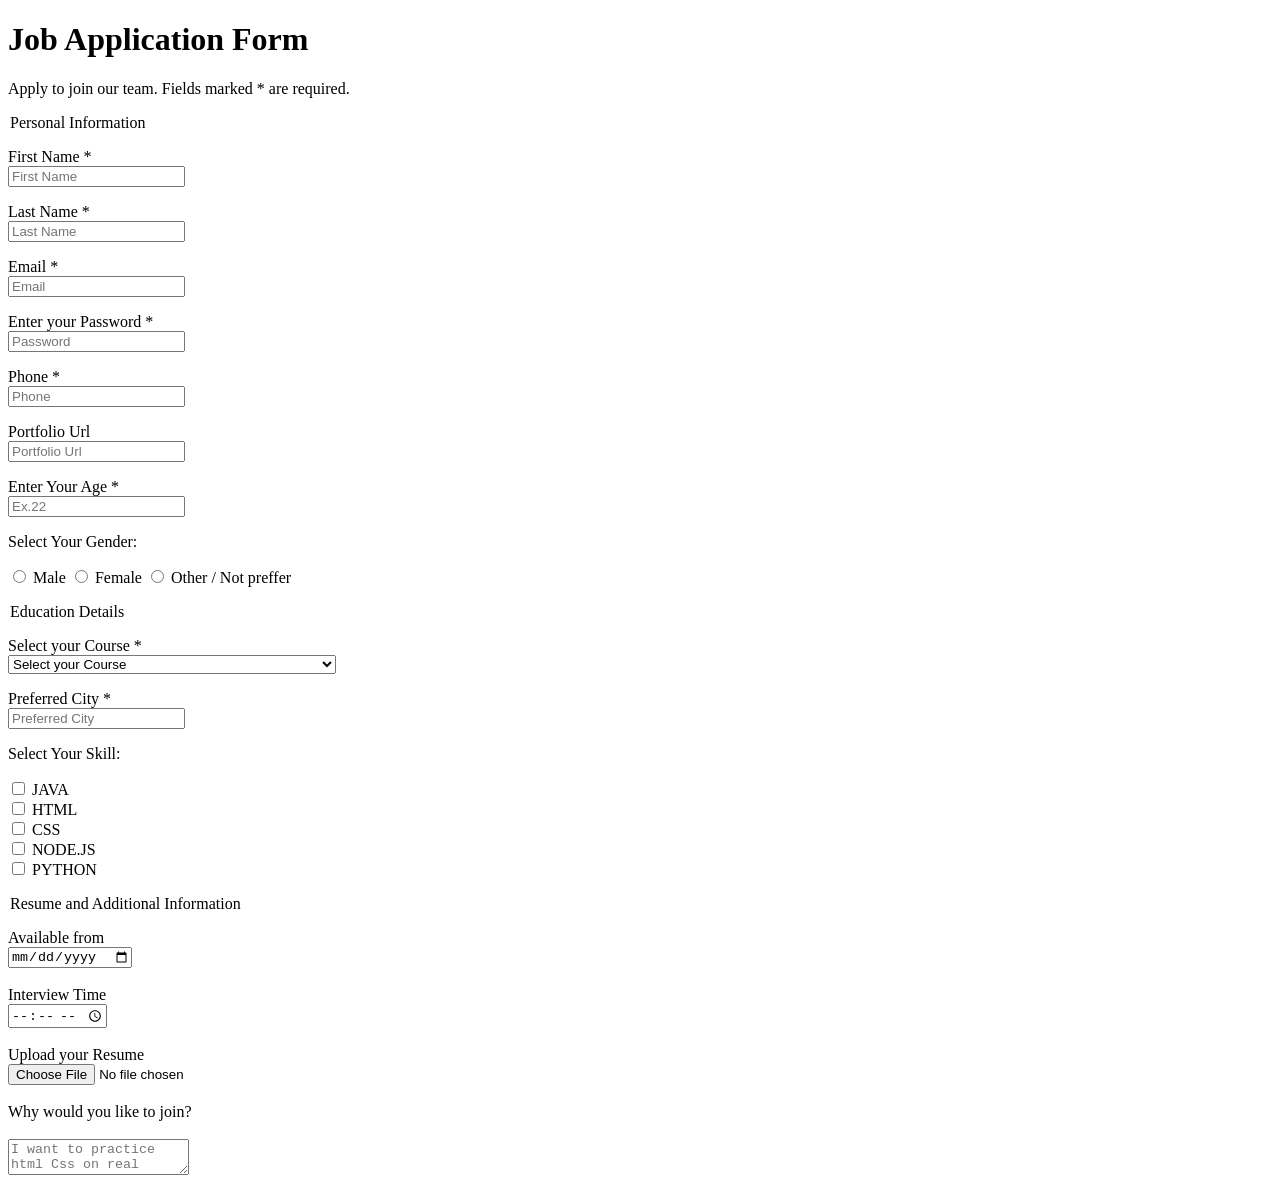
<file: Assignment2/form.html>
<!DOCTYPE html>
<html lang="en">

<head>
    <meta charset="UTF-8">
    <meta name="viewport" content="width=device-width, initial-scale=1.0">
    <title>Careers | Job Application</title>

</head>

<body>
    <main>
        <header>
            <h1>Job Application Form</h1>
            <p class="intro">Apply to join our team. Fields marked <span aria-hidden="true">*</span> are required.</p>
        </header>
        <form action="#" method="post" enctype="multipart/form-data">
            <legend>Personal Information</legend>
            <p>
                <label for="fname">First Name *</label><br>
                <input type="text" id="fname" placeholder="First Name" name="fname" required>
            </p>
            <p>
                <label for="lname">Last Name *</label><br>
                <input type="text" id="lname" placeholder="Last Name" name="lname" required>
            </p>
            <p>
                <label for="email">Email *</label><br>
                <input type="email" id="email" placeholder="Email" name="email" required>
            </p>
            <p>
                <label for="password">Enter your Password *</label><br>
                <input type="password" id="password" placeholder="Password" name="password" required>
            </p>
            <p>
                <label for="phone">Phone *</label><br>
                <input type="tel" id="phone" placeholder="Phone" name="phone" required>
            </p>
            <p>
                <label for="portfolio">Portfolio Url</label><br>
                <input type="link" id="portfolio" placeholder="Portfolio Url" name="portfolio">
            </p>
            <p>
                <label for="age">Enter Your Age *</label><br>
                <input type="number" id="age" placeholder="Ex.22" name="age" required>
            </p>
            <p>
            <p> Select Your Gender:</p>
            <input type="radio" id="maleGender" name="gender" value="maleGender">
            <label for="maleGender"> Male </label>
            <input type="radio" id="femaleGender" name="gender" value="femaleGender" />
            <label for="femaleGender"> Female</label>
            <input type="radio" id="otherGender" name="gender" value="otherGender">
            <label for="otherGender"> Other / Not preffer </label>
            </p>
            <legend> Education Details</legend>
            <p>
                <label for="course">Select your Course *</label> <br>
                <select id="course" name="course" required>
                    <option value="disabled selection">Select your Course</option>
                    <option value="B.Tech">B.Tech - Computer Science</option>
                    <option value="M.Tech">M.Tech - Computer Science</option>
                    <option value="B.Techai">B.Tech - Artificial Intelligence and Machine Learning</option>
                    <option value="B.Techcs">B.Tech - Computer Science and Engineering</option>
                    <option value="BCA">BCA</option>
                    <option value="MCA">MCA</option>
                    <option value="BBA">BBA</option>
                    <option value="MBA">MBA</option>
                    <option value="B.Sc">B.Sc</option>
                    <option value="M.Sc">M.Sc</option>
                </select>
            </p>
            <p>
                <label for="city">Preferred City *</label><br>
                <input type="text" id="city" placeholder="Preferred City" name="city" required>
                <!-- <data-list id="city">
                    <option value="Hydrabad">
                    <option value="Bangalore">
                    <option value="Noida">
                    <option value="Mumbai">
                    <option value="Delhi">
                </data-list> -->

            </p>
            <p>
            <p>Select Your Skill:</p>
            <input type="checkbox" id="java" name="userSkill" value="java">
            <label for="java"> JAVA </label>

            <br>
            <input type="checkbox" id="html" name="userSkill" value="html">
            <label for="html"> HTML </label>

            <br>
            <input type="checkbox" id="css" name="userSkill" value="css">
            <label for="css"> CSS</label>

            <br>
            <input type="checkbox" id="node.js" name="userSkill" value="node.js">
            <label for="node.js"> NODE.JS</label>

            <br>
            <input type="checkbox" id="python" name="userSkill" value="python">
            <label for="python"> PYTHON</label>

            </p>
            <legend> Resume and Additional Information</legend>
            <p>
                <label id="interview" for="interview"> Available from</label><br>
                <input type="date" id="interview" name="interview">
                <br> <br>
                <label for="interviewTime">Interview Time</label><br>
                <input type="time" id="interviewTime" name="interviewTime">
                <br> <br>
                <label for="resume">Upload your Resume </label><br>
                <input type="file" id="resume" name="resume" accept=".pdf,.doc,.docx">
                <br><br>
                <label for="desc">Why would you like to join? </label><br><br>
                <textarea id="desc" name="description"
                    placeholder="I want to practice html Css on real project .."></textarea>


            </p>

        </form>
    </main>
</body>

</html>
</file>
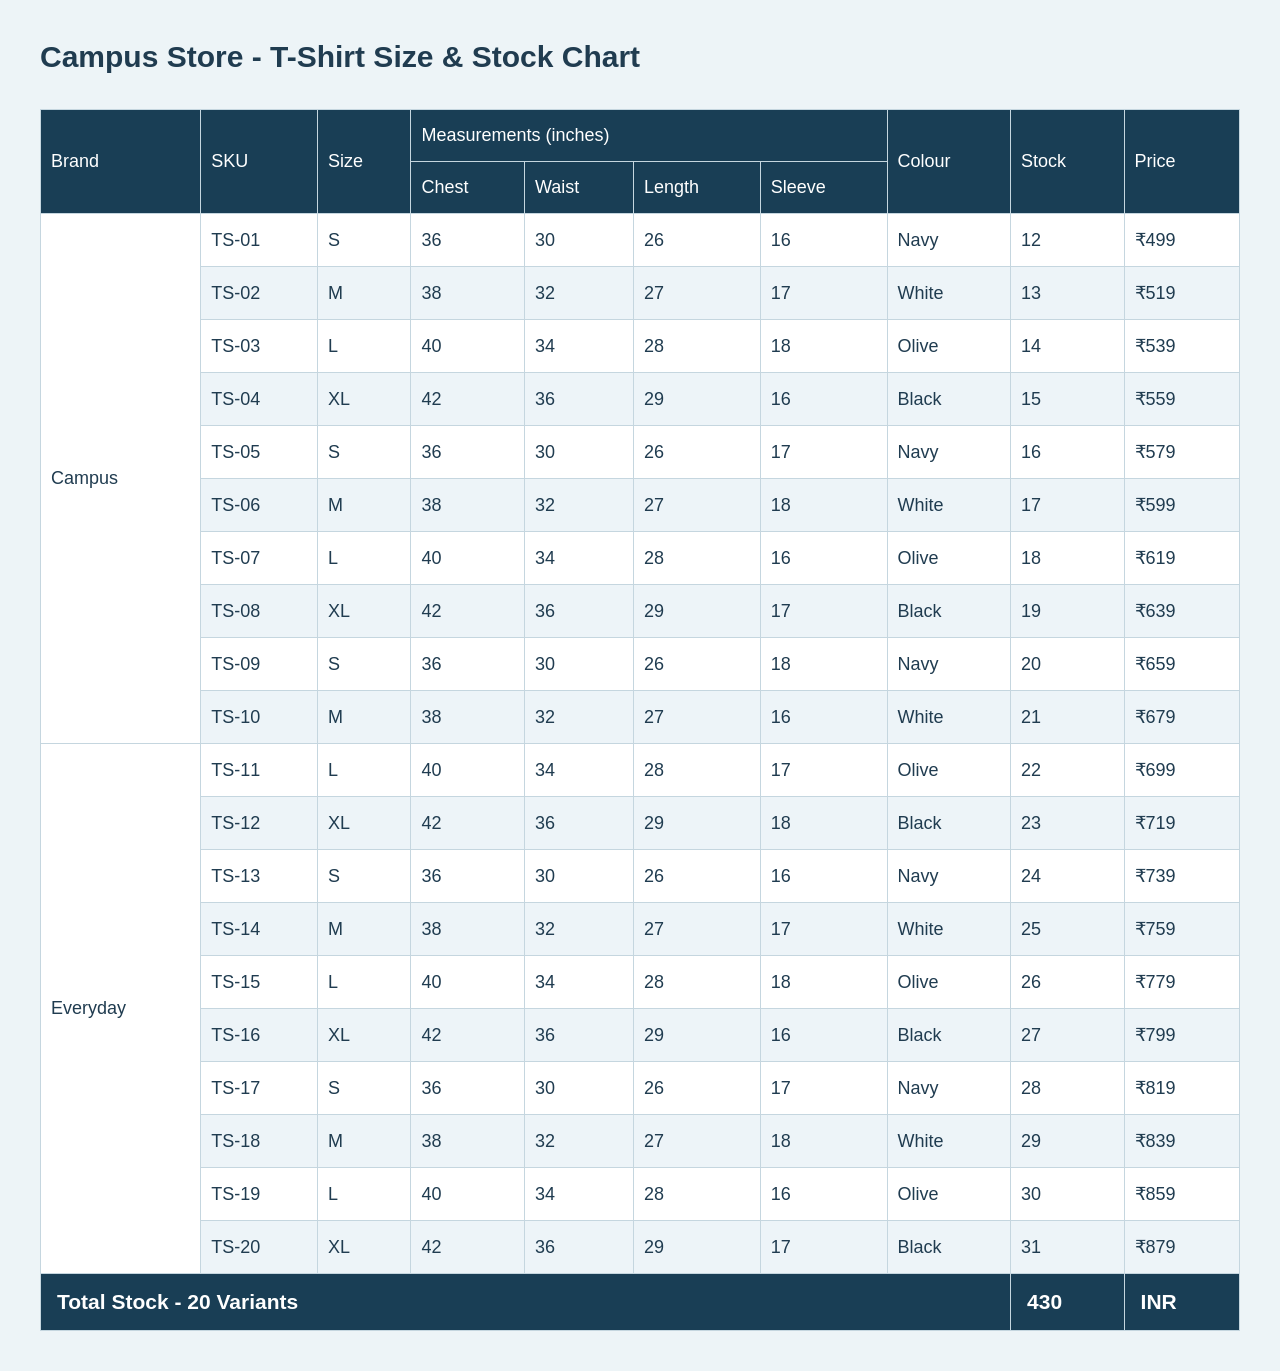
<file: Assignment3/table.html>
<!DOCTYPE html>
<html lang="en">
<head>
    <meta charset="UTF-8">
    <meta name="viewport" content="width=device-width, initial-scale=1.0">
    <title>Campus Store - T-Shirt Stock Chart</title>
    <link rel="stylesheet" href="table.css">
</head>
<body>

    <h1>Campus Store - T-Shirt Size & Stock Chart</h1>
    
<table border="1">
    <thead>
        <tr>
            <th rowspan="2">Brand</th>
            <th rowspan="2">SKU</th>
            <th rowspan="2">Size</th>
            <th colspan="4">Measurements (inches)</th>
            <th rowspan="2">Colour</th>
            <th rowspan="2">Stock</th>
            <th rowspan="2">Price</th>
        </tr>

        <tr>
            <th>Chest</th>
            <th>Waist</th>
            <th>Length</th>
            <th>Sleeve</th>
        </tr>
       

    </thead>
    
<tbody>

    <tr>
        <td rowspan="10">Campus</td>
        <td>TS-01</td><td>S</td>
        <td>36</td><td>30</td><td>26</td><td>16</td>
        <td>Navy</td><td>12</td><td>₹499</td>
    </tr>

    <tr>
        <td>TS-02</td><td>M</td>
        <td>38</td><td>32</td><td>27</td><td>17</td>
        <td>White</td><td>13</td><td>₹519</td>
    </tr>

    <tr>
        <td>TS-03</td><td>L</td>
        <td>40</td><td>34</td><td>28</td><td>18</td>
        <td>Olive</td><td>14</td><td>₹539</td>
    </tr>

    <tr>
        <td>TS-04</td><td>XL</td>
        <td>42</td><td>36</td><td>29</td><td>16</td>
        <td>Black</td><td>15</td><td>₹559</td>
    </tr>

    <tr>
        <td>TS-05</td><td>S</td>
        <td>36</td><td>30</td><td>26</td><td>17</td>
        <td>Navy</td><td>16</td><td>₹579</td>
    </tr>

    <tr>
        <td>TS-06</td><td>M</td>
        <td>38</td><td>32</td><td>27</td><td>18</td>
        <td>White</td><td>17</td><td>₹599</td>
    </tr>

    <tr>
        <td>TS-07</td><td>L</td>
        <td>40</td><td>34</td><td>28</td><td>16</td>
        <td>Olive</td><td>18</td><td>₹619</td>
    </tr>

    <tr>
        <td>TS-08</td><td>XL</td>
        <td>42</td><td>36</td><td>29</td><td>17</td>
        <td>Black</td><td>19</td><td>₹639</td>
    </tr>

    <tr>
        <td>TS-09</td><td>S</td>
        <td>36</td><td>30</td><td>26</td><td>18</td>
        <td>Navy</td><td>20</td><td>₹659</td>
    </tr>

    <tr>
        <td>TS-10</td><td>M</td>
        <td>38</td><td>32</td><td>27</td><td>16</td>
        <td>White</td><td>21</td><td>₹679</td>
    </tr>

    <tr>
        <td rowspan="10">Everyday</td>
        <td>TS-11</td><td>L</td>
        <td>40</td><td>34</td><td>28</td><td>17</td>
        <td>Olive</td><td>22</td><td>₹699</td>
    </tr>

    <tr>
        <td>TS-12</td><td>XL</td>
        <td>42</td><td>36</td><td>29</td><td>18</td>
        <td>Black</td><td>23</td><td>₹719</td>
    </tr>

    <tr>
        <td>TS-13</td><td>S</td>
        <td>36</td><td>30</td><td>26</td><td>16</td>
        <td>Navy</td><td>24</td><td>₹739</td>
    </tr>

    <tr>
        <td>TS-14</td><td>M</td>
        <td>38</td><td>32</td><td>27</td><td>17</td>
        <td>White</td><td>25</td><td>₹759</td>
    </tr>

    <tr>
        <td>TS-15</td><td>L</td>
        <td>40</td><td>34</td><td>28</td><td>18</td>
        <td>Olive</td><td>26</td><td>₹779</td>
    </tr>

    <tr>
        <td>TS-16</td><td>XL</td>
        <td>42</td><td>36</td><td>29</td><td>16</td>
        <td>Black</td><td>27</td><td>₹799</td>
    </tr>

    <tr>
        <td>TS-17</td><td>S</td>
        <td>36</td><td>30</td><td>26</td><td>17</td>
        <td>Navy</td><td>28</td><td>₹819</td>
    </tr>

    <tr>
        <td>TS-18</td><td>M</td>
        <td>38</td><td>32</td><td>27</td><td>18</td>
        <td>White</td><td>29</td><td>₹839</td>
    </tr>

    <tr>
        <td>TS-19</td><td>L</td>
        <td>40</td><td>34</td><td>28</td><td>16</td>
        <td>Olive</td><td>30</td><td>₹859</td>
    </tr>

    <tr>
        <td>TS-20</td><td>XL</td>
        <td>42</td><td>36</td><td>29</td><td>17</td>
        <td>Black</td><td>31</td><td>₹879</td>
    </tr>

</tbody>
<tfoot>
    <tr>
        <th colspan="8">Total Stock - 20 Variants</th>
        <th>430</th>
        <th>INR</th>
    </tr>
</tfoot>


</table>


</body>
</html>
</file>
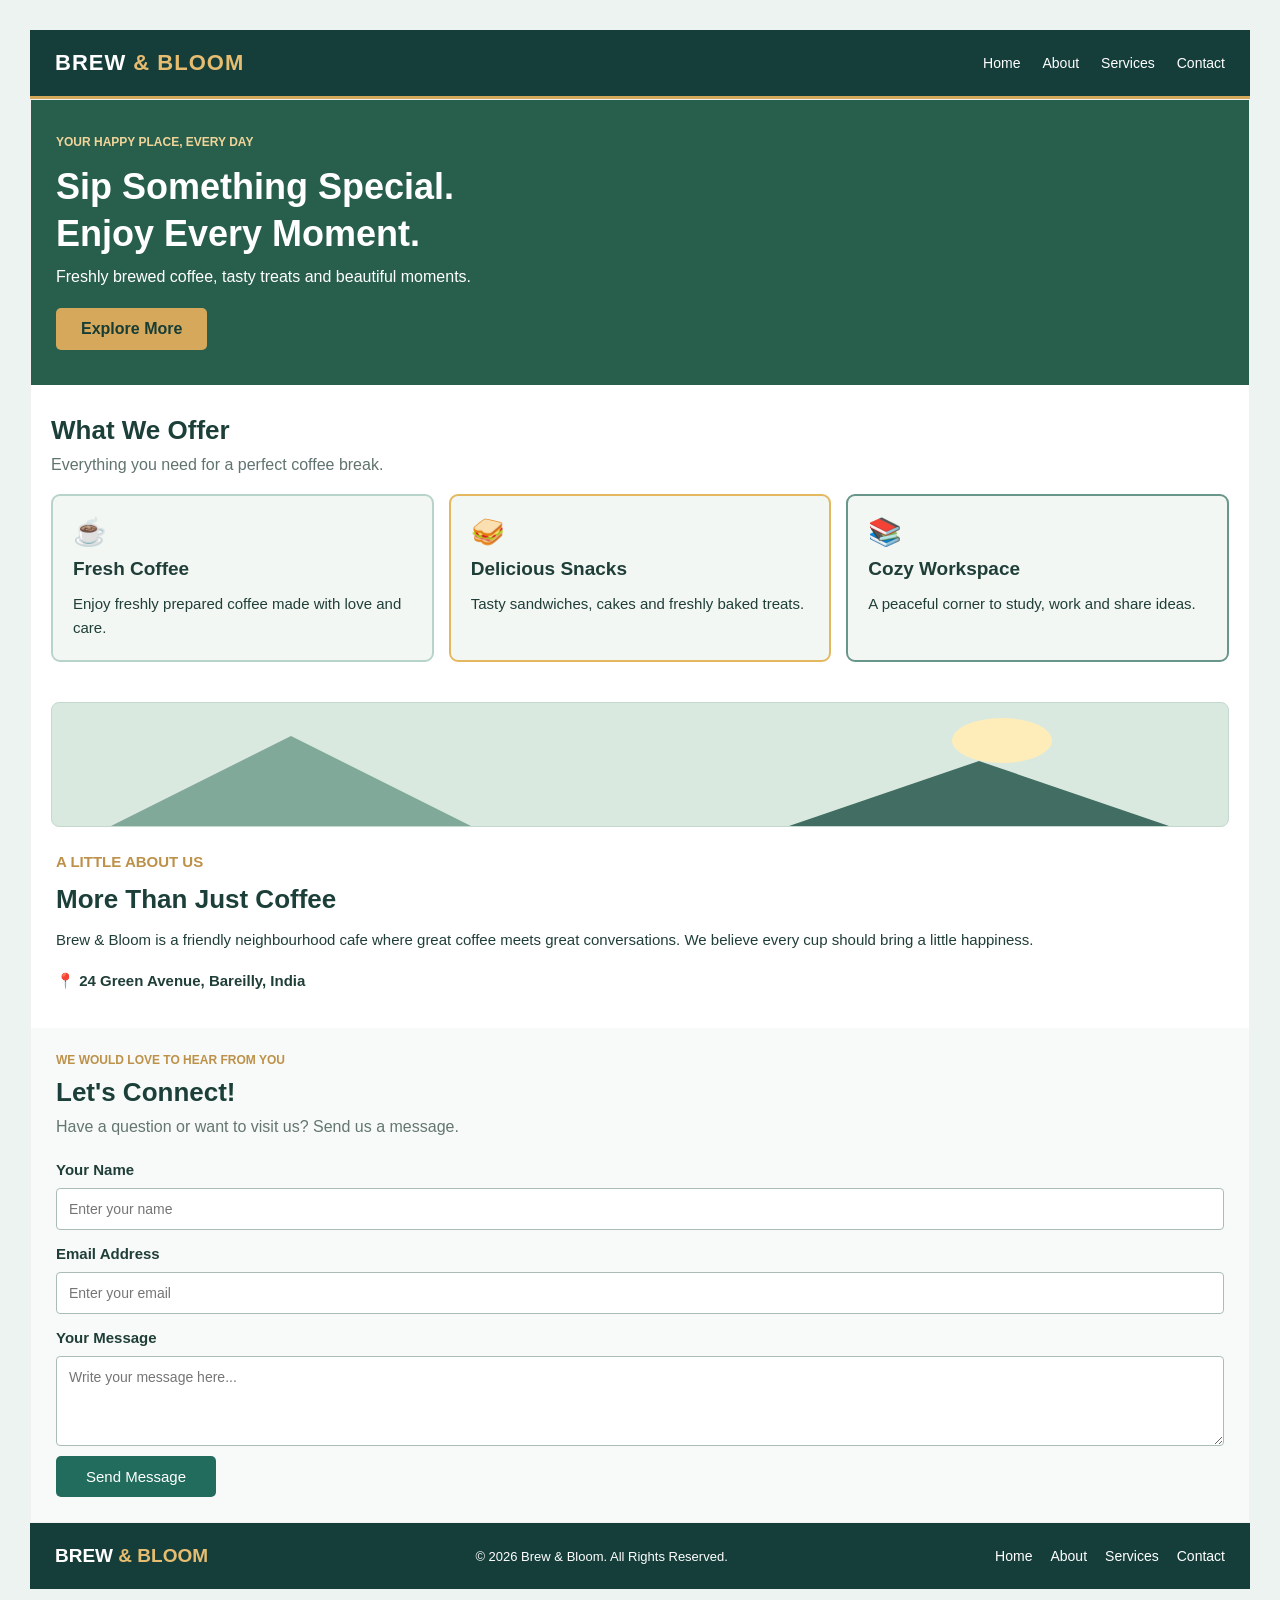
<file: Assignment5/leafbean.html>
<!DOCTYPE html>
<html lang="en">

<head>
    <meta charset="UTF-8">
    <meta name="viewport" content="width=device-width, initial-scale=1.0">

    <meta name="description"
        content="Brew and Bloom Coffee House - Fresh coffee, delicious food and a relaxing place to enjoy.">

    <meta name="keywords" content="coffee shop, cafe, fresh coffee, food, study cafe">

    <meta name="author" content="Himanshu Verma">

    <title>Brew & Bloom | Coffee House</title>

    <link rel="stylesheet" href="leafbean.css">
</head>

<body>

    <!-- Header Section -->
    <header class="header" id="home">

        <div class="logo">
            BREW <span>& BLOOM</span>
        </div>

        <nav class="navbar">
            <a href="#home">Home</a>
            <a href="#about">About</a>
            <a href="#services">Services</a>
            <a href="#contact">Contact</a>
        </nav>

    </header>


    <!-- Hero Section -->
    <main>

        <section class="hero">

            <div class="hero-content">

                <p class="tagline">YOUR HAPPY PLACE, EVERY DAY</p>

                <h1>
                    Sip Something Special.
                    <br>
                    Enjoy Every Moment.
                </h1>

                <p class="hero-text">
                    Freshly brewed coffee, tasty treats
                    and beautiful moments.
                </p>

                <a href="#contact" class="hero-btn">
                    Explore More
                </a>

            </div>

        </section>


        <!-- Services Section -->
        <section class="services" id="services">

            <h2>What We Offer</h2>

            <p class="section-description">
                Everything you need for a perfect coffee break.
            </p>

            <div class="card-container">

                <article class="card card-one">

                    <div class="card-icon">☕</div>

                    <h3>Fresh Coffee</h3>

                    <p>
                        Enjoy freshly prepared coffee
                        made with love and care.
                    </p>

                </article>


                <article class="card card-two">

                    <div class="card-icon">🥪</div>

                    <h3>Delicious Snacks</h3>

                    <p>
                        Tasty sandwiches, cakes
                        and freshly baked treats.
                    </p>

                </article>


                <article class="card card-three">

                    <div class="card-icon">📚</div>

                    <h3>Cozy Workspace</h3>

                    <p>
                        A peaceful corner to study,
                        work and share ideas.
                    </p>

                </article>

            </div>

        </section>


        <!-- About Section -->
        <section class="about" id="about">

            <div class="about-image">

                <div class="sun"></div>
                <div class="mountain mountain-one"></div>
                <div class="mountain mountain-two"></div>

            </div>

            <div class="about-content">

                <p class="small-heading">A LITTLE ABOUT US</p>

                <h2>More Than Just Coffee</h2>

                <p>
                    Brew & Bloom is a friendly neighbourhood
                    cafe where great coffee meets great
                    conversations. We believe every cup
                    should bring a little happiness.
                </p>

                <p class="address">
                    📍 24 Green Avenue, Bareilly, India
                </p>

            </div>

        </section>

        <!-- Contact Section -->
        <section class="contact" id="contact">

            <div class="contact-heading">

                <p class="small-heading">WE WOULD LOVE TO HEAR FROM YOU</p>

                <h2>Let's Connect!</h2>

                <p>
                    Have a question or want to visit us?
                    Send us a message.
                </p>

            </div>


            <form class="contact-form">

                <label for="name">Your Name</label>

                <input type="text" id="name" name="name" placeholder="Enter your name" required>


                <label for="email">Email Address</label>

                <input type="email" id="email" name="email" placeholder="Enter your email" required>


                <label for="message">Your Message</label>

                <textarea id="message" name="message" rows="4" placeholder="Write your message here..."
                    required></textarea>


                <button type="submit">
                    Send Message
                </button>

            </form>

        </section>

    </main>


    <!-- Footer Section -->
    <footer class="footer">

        <div class="footer-logo">
            BREW <span>& BLOOM</span>
        </div>

        <p>
            © 2026 Brew & Bloom. All Rights Reserved.
        </p>

        <nav class="footer-nav">
            <a href="#home">Home</a>
            <a href="#about">About</a>
            <a href="#services">Services</a>
            <a href="#contact">Contact</a>
        </nav>

    </footer>






</body>

</html>
</file>
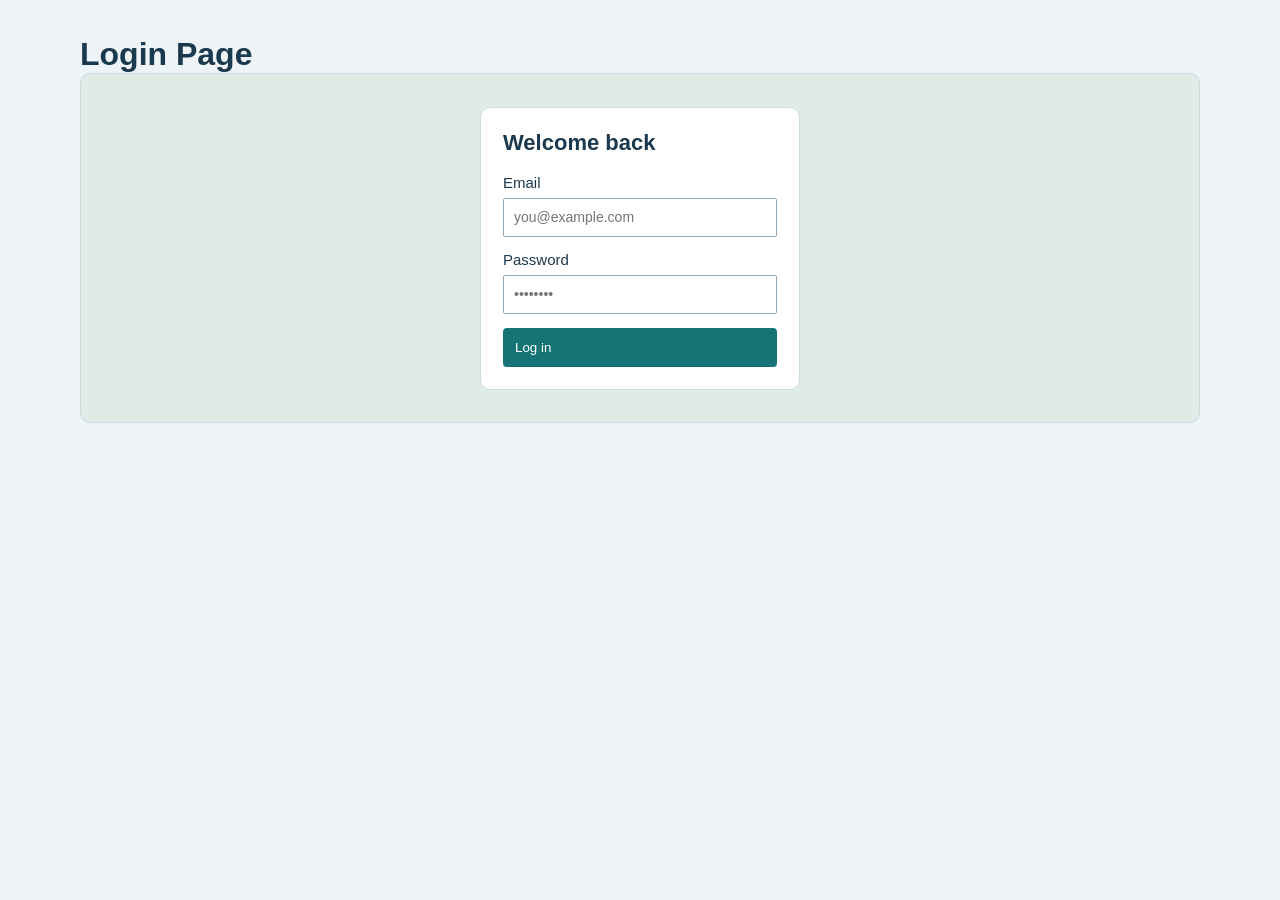
<file: Assignment6/login.html>
<!DOCTYPE html>
<html lang="en">
<head>
    <meta charset="UTF-8">
    <meta name="viewport" content="width=device-width, initial-scale=1.0">
    <title>Login Page</title>
    <link rel="stylesheet" href="login.css">
</head>
<body>

    <main class="page">
        

        <h1>Login Page</h1>

        <section class="login-stage">

            <form class="login-card">
                <h2>Welcome back</h2>

                <label for="email">Email</label>
                <input type="email" id="email"
                    placeholder="you@example.com" required>

                <label for="password">Password</label>
                <input type="password" id="password"
                    placeholder="••••••••" required>

                <button type="submit">Log in</button>
            </form>

        </section>
    </main>

</body>
</html>
</file>
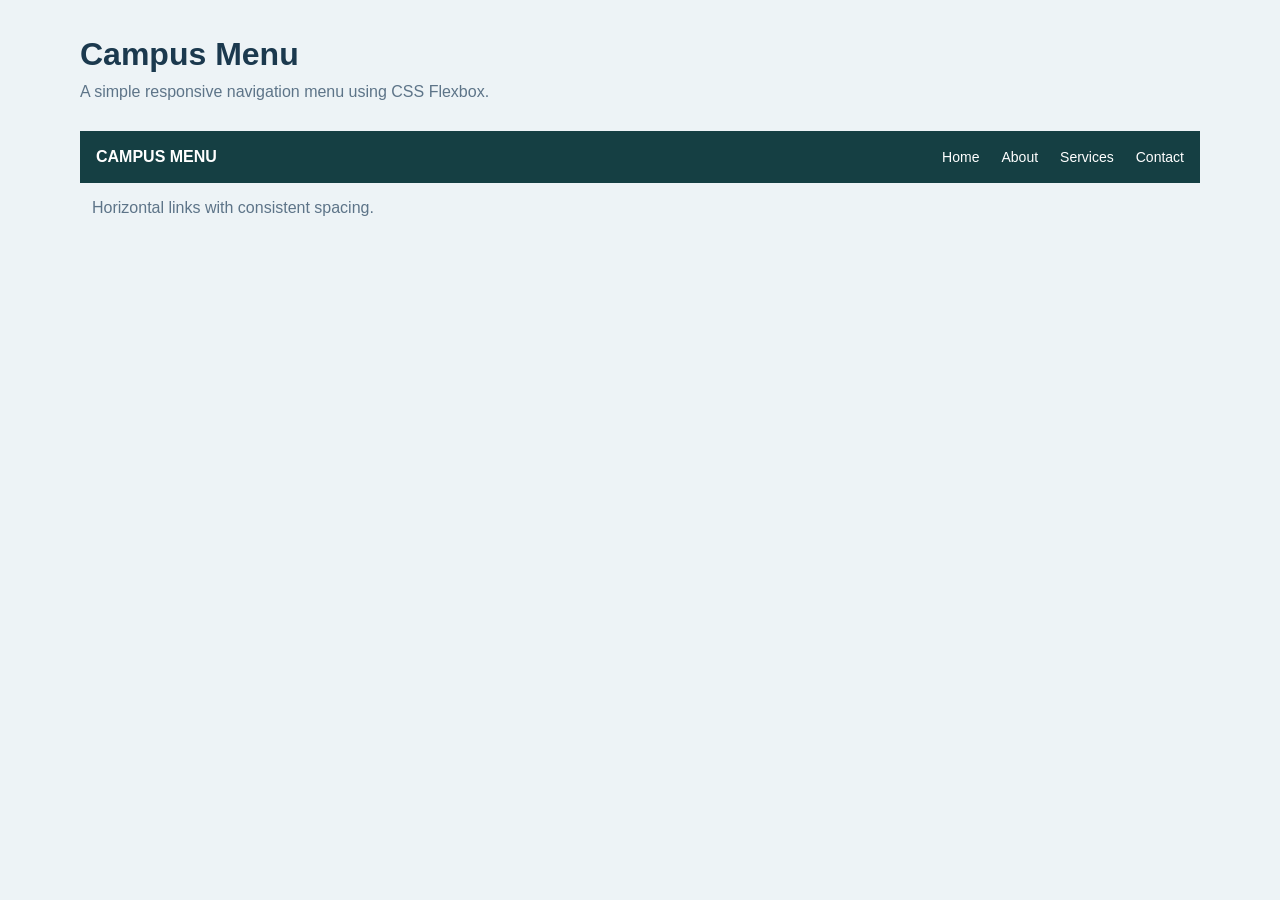
<file: Assignment6/menu.html>
<!DOCTYPE html>
<html lang="en">
<head>
    <meta charset="UTF-8">
    <meta name="viewport" content="width=device-width, initial-scale=1.0">
    <title>Campus Menu</title>
    <link rel="stylesheet" href="menu.css">
</head>
<body>

    <main class="page">
       

        <h1>Campus Menu</h1>
        <p class="subtitle">A simple responsive navigation menu using CSS Flexbox.</p>

        

        <nav class="navbar">
            <a href="#" class="brand">CAMPUS MENU</a>

            <div class="nav-links">
                <a href="#">Home</a>
                <a href="#">About</a>
                <a href="#">Services</a>
                <a href="#">Contact</a>
            </div>
        </nav>

        <p class="note">Horizontal links with consistent spacing.</p>
    </main>

</body>
</html>
</file>
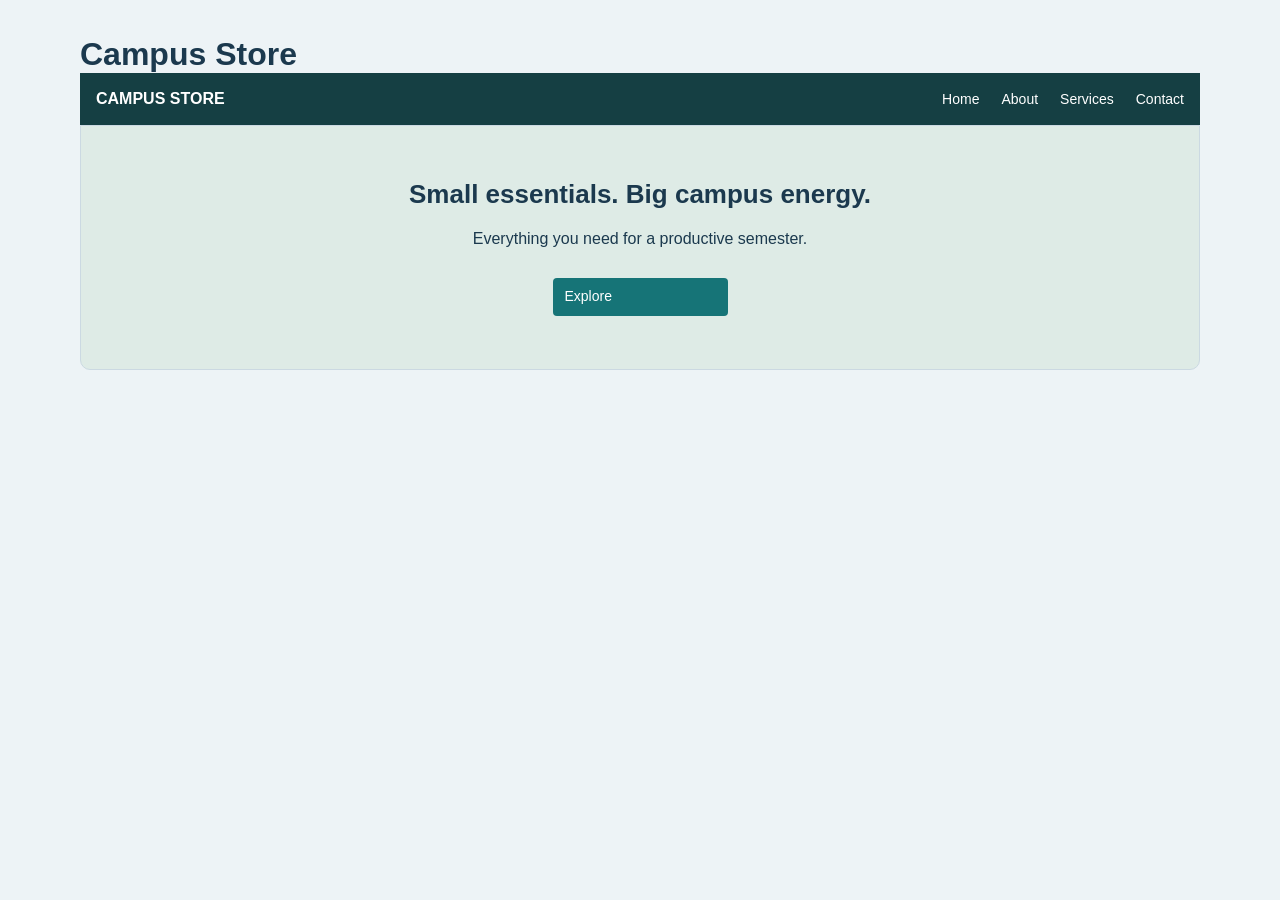
<file: Assignment6/navbar-hero.html>
<!DOCTYPE html>
<html lang="en">
<head>
    <meta charset="UTF-8">
    <meta name="viewport" content="width=device-width, initial-scale=1.0">
    <title>Campus Store</title>
    <link rel="stylesheet" href="navbar-hero.css">
</head>
<body>

    <main class="page">
       

        <h1>Campus Store</h1>

        <nav class="navbar">
            <a href="#" class="brand">CAMPUS STORE</a>

            <div class="nav-links">
                <a href="#">Home</a>
                <a href="#">About</a>
                <a href="#">Services</a>
                <a href="#">Contact</a>
            </div>
        </nav>

        <section class="hero">
            <h2>Small essentials. Big campus energy.</h2>

            <p>
                Everything you need for a productive semester.
            </p>

            <a href="#explore" class="cta">Explore</a>
        </section>

    </main>

</body>
</html>
</file>
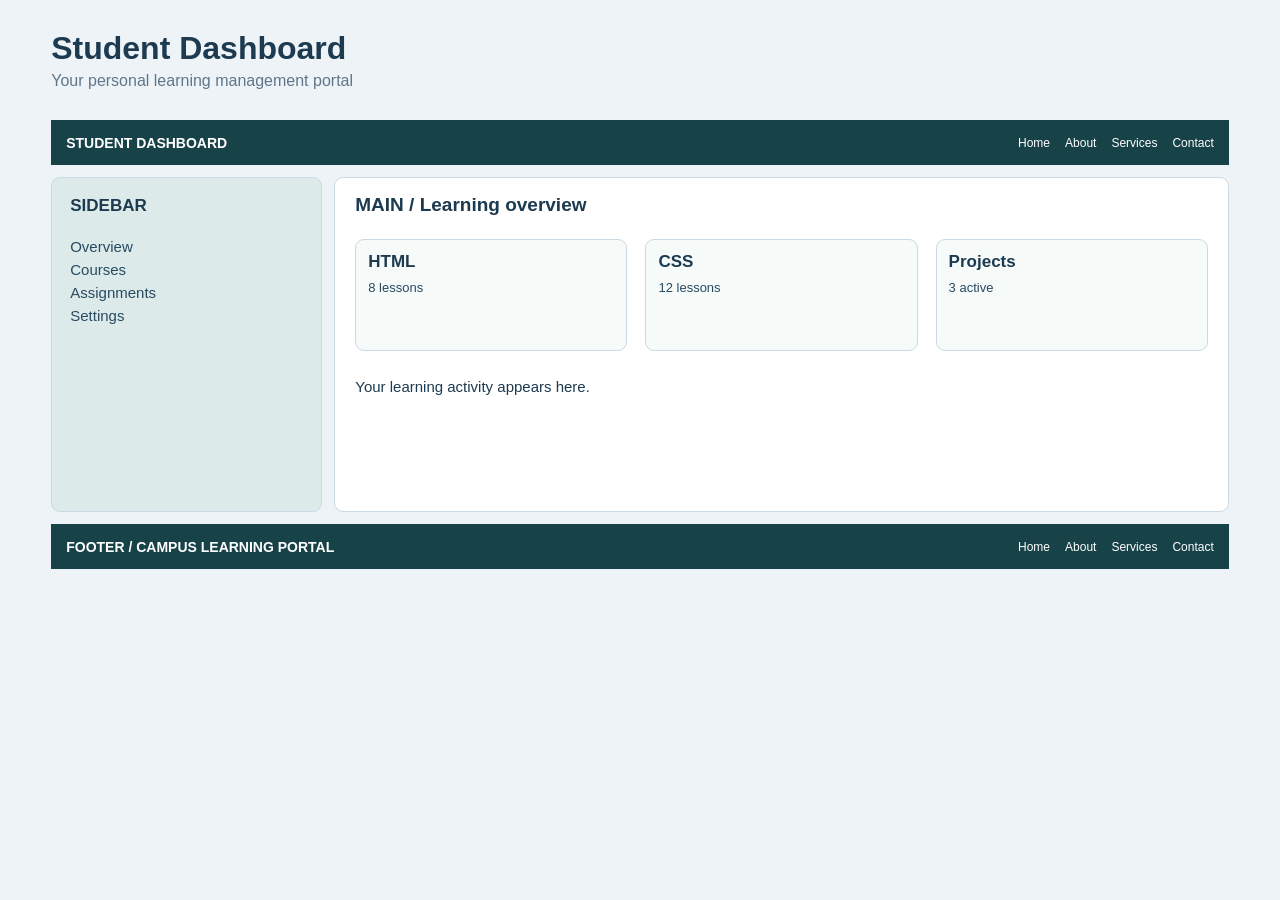
<file: Assignment7/dashboard.html>
<!DOCTYPE html>
<html lang="en">
<head>
    <meta charset="UTF-8">
    <meta name="viewport" content="width=device-width, initial-scale=1.0">
    <title>Student Dashboard</title>
    <link rel="stylesheet" href="dashboard.css">
</head>
<body>

    <div class="container">

        <header class="page-heading">
           
            <h1>Student Dashboard</h1>
            <p class="subtitle">Your personal learning management portal</p>
        </header>

       

        <div class="dashboard">

            <!-- HEADER -->
            <header class="dashboard-header">

                <h2> STUDENT DASHBOARD</h2>

                <nav>
                    <a href="#">Home</a>
                    <a href="#">About</a>
                    <a href="#">Services</a>
                    <a href="#">Contact</a>
                </nav>

            </header>


            <!-- SIDEBAR -->
            <aside class="sidebar">

                <h2>SIDEBAR</h2>

                <ul>
                    <li><a href="#">Overview</a></li>
                    <li><a href="#">Courses</a></li>
                    <li><a href="#">Assignments</a></li>
                    <li><a href="#">Settings</a></li>
                </ul>

            </aside>


            <!-- MAIN CONTENT -->
            <main class="main-content">

                <h2>MAIN / Learning overview</h2>

                <div class="learning-cards">

                    <div class="learning-card">
                        <h3>HTML</h3>
                        <p>8 lessons</p>
                    </div>

                    <div class="learning-card">
                        <h3>CSS</h3>
                        <p>12 lessons</p>
                    </div>

                    <div class="learning-card">
                        <h3>Projects</h3>
                        <p>3 active</p>
                    </div>

                </div>

                <p class="activity-text">
                    Your learning activity appears here.
                </p>

            </main>


            <!-- FOOTER -->
            <footer class="dashboard-footer">

                <h2>FOOTER / CAMPUS LEARNING PORTAL</h2>

                <nav>
                    <a href="#">Home</a>
                    <a href="#">About</a>
                    <a href="#">Services</a>
                    <a href="#">Contact</a>
                </nav>

            </footer>

        </div>


    </div>

</body>
</html>
</file>
<file: Assignment3/table.css>
/* Stage 1: Basic Page Styling */

* {
    margin: 0;
    padding: 0;
    box-sizing: border-box;
}

body {
    font-family: Arial, Helvetica, sans-serif;
    background-color: #edf4f7;
    color: #203c50;
    padding: 40px;
}

h1 {
    font-size: 30px;
    margin-bottom: 35px;
    color: #203c50;
}


/* Stage 2: Table Styling */

.table-container {
    width: 100%;
    overflow-x: auto;
}

table {
    width: 100%;
    min-width: 950px;
    border-collapse: collapse;
    background-color: white;
}

th, td {
    border: 1px solid #c5d6df;
    padding: 15px 10px;
    text-align: left;
    font-size: 18px;
}


/* Stage 3: Header and Table Rows */

thead th {
    background-color: #193e55;
    color: white;
    font-weight: normal;
}

tbody tr:nth-child(even) {
    background-color: #edf4f8;
}

tbody tr:nth-child(odd) {
    background-color: #ffffff;
}

tbody tr:hover {
    background-color: #dcebef;
}

.brand {
    background-color: #dcebea;
    font-weight: bold;
    vertical-align: middle;
}


/* Stage 4: Footer and Responsive Design */

tfoot {
    background-color: #193e55;
    color: white;
    font-weight: bold;
}

tfoot td,
tfoot th {
    padding: 16px;
    font-size: 21px;
}



@media screen and (max-width: 768px) {

    body {
        padding: 15px;
    }

    h1 {
        font-size: 23px;
    }

    th, td {
        padding: 12px 8px;
        font-size: 15px;
    }

}
</file>
<file: Assignment5/leafbean.css>
/* Universal Selector */
* {
    margin: 0;
    padding: 0;
    box-sizing: border-box;
    font-family: Arial, Helvetica, sans-serif;
}

body {
    background-color: #edf3f1;
    color: #203e38;
    padding: 30px;
}

/* Main Website Container */
main {
    background-color: white;
    border: 1px solid #eff2f1;
}

/* Header */
.header {
    background-color: #153e3b;
    color: white;
    padding: 20px 25px;
    display: flex;
    justify-content: space-between;
    align-items: center;

    border-bottom: 3px solid #d6a85c;
}

.logo {
    font-size: 22px;
    font-weight: bold;
    letter-spacing: 1px;
}

.logo span,
.footer-logo span {
    color: #e6bd70;
}

.navbar {
    display: flex;
    gap: 22px;
}

.navbar a,
.footer-nav a {
    color: white;
    text-decoration: none;
    font-size: 14px;
    transition: 0.3s;
}

.navbar a:hover,
.footer-nav a:hover {
    color: #e6bd70;
}

/* Hero Section */
.hero {
    min-height: 260px;
    background-color: #285e4c;
    color: white;

    padding: 35px 25px;

    position: relative;
    overflow: hidden;
}

.hero-content {
    position: relative;
    z-index: 2;
}

.tagline {
    color: #f0d59b;
    font-size: 12px;
    font-weight: bold;
    margin-bottom: 15px;
}

.hero h1 {
    font-size: 36px;
    line-height: 1.3;
    margin-bottom: 10px;
}

.hero-text {
    font-size: 16px;
    margin-bottom: 22px;
}

.hero-btn {
    display: inline-block;
    background-color: #d6a85c;
    color: #183d35;

    padding: 12px 25px;
    border-radius: 5px;

    text-decoration: none;
    font-weight: bold;
    transition: 0.3s;
}

.hero-btn:hover {
    background-color: white;
    transform: translateY(-3px);
}


/* Services Section */
.services {
    padding: 30px 20px;
}

.services h2,
.about h2,
.contact h2 {
    font-size: 26px;
    margin-bottom: 10px;
    color: #1c4039;
}

.section-description {
    color: #60736e;
    margin-bottom: 20px;
}

/* Cards */
.card-container {
    display: flex;
    gap: 15px;
}

.card {
    flex: 1;
    min-height: 165px;

    padding: 20px;

    background-color: #f3f7f4;
    border-radius: 9px;

    transition: 0.3s;
}

.card:hover {
    transform: translateY(-5px);
    box-shadow: 0 8px 18px rgba(0,0,0,0.10);
}

.card-one {
    border: 2px solid #b8d4ca;
}

.card-two {
    border: 2px solid #e4b85f;
}

.card-three {
    border: 2px solid #68968a;
}

.card-icon {
    font-size: 27px;
    margin-bottom: 10px;
}

.card h3 {
    font-size: 19px;
    margin-bottom: 12px;
}

.card p {
    font-size: 15px;
    line-height: 1.6;
}

/* About Section */
.about {
    padding: 10px 20px 30px;
}

.about-image {
    height: 125px;
    background-color: #d9e9df;

    position: relative;
    overflow: hidden;

    border-radius: 8px;
    border: 1px solid #c4d9ce;
}

.sun {
    position: absolute;
    width: 100px;
    height: 45px;
    background-color: #ffedb9;
    border-radius: 50%;

    top: 15px;
    right: 15%;
}

.mountain {
    position: absolute;
    bottom: 0;
    width: 0;
    height: 0;
}

.mountain-one {
    left: 5%;
    border-left: 180px solid transparent;
    border-right: 180px solid transparent;
    border-bottom: 90px solid #81a99a;
}

.mountain-two {
    right: 5%;
    border-left: 190px solid transparent;
    border-right: 190px solid transparent;
    border-bottom: 65px solid #416d63;
}

.about-content {
    padding: 22px 5px 5px;
}

.small-heading {
    color: #bd9149;
    font-size: 12px;
    font-weight: bold;
    margin-bottom: 10px;
}

.about-content h2 {
    margin-bottom: 12px;
}

.about-content p {
    font-size: 15px;
    line-height: 1.7;
}

.address {
    margin-top: 15px;
    font-weight: bold;
}

/* Contact Section */
.contact {
    padding: 25px;
    background-color: #f7faf8;
}

.contact-heading {
    margin-bottom: 20px;
}

.contact-heading p:last-child {
    color: #64766f;
    margin-top: 8px;
}

.contact-form {
    display: flex;
    flex-direction: column;
    gap: 10px;
}

.contact-form label {
    font-size: 15px;
    font-weight: bold;
    margin-top: 5px;
}

.contact-form input,
.contact-form textarea {
    width: 100%;
    padding: 12px;

    border: 1px solid #a9bdb5;
    border-radius: 4px;

    font-size: 14px;
    outline: none;
    background-color: white;
}

.contact-form input:focus,
.contact-form textarea:focus {
    border-color: #286c5c;
    box-shadow: 0 0 4px rgba(40,108,92,0.3);
}

.contact-form textarea {
    resize: vertical;
}

.contact-form button {
    width: 160px;
    padding: 12px;

    border: none;
    border-radius: 5px;

    background-color: #216c5d;
    color: white;

    font-size: 15px;
    cursor: pointer;
    transition: 0.3s;
}

.contact-form button:hover {
    background-color: #153e3b;
}


/* Footer */
.footer {
    background-color: #153e3b;
    color: white;

    padding: 22px 25px;

    display: flex;
    justify-content: space-between;
    align-items: center;

    flex-wrap: wrap;
    gap: 15px;
}

.footer-logo {
    font-size: 19px;
    font-weight: bold;
}

.footer p {
    font-size: 13px;
}

.footer-nav {
    display: flex;
    gap: 18px;
}

/* Responsive Design */
@media (max-width: 700px) {

    body {
        padding: 10px;
    }

    .header {
        flex-direction: column;
        gap: 18px;
    }

    .navbar {
        flex-wrap: wrap;
        justify-content: center;
        gap: 15px;
    }

    .hero h1 {
        font-size: 28px;
    }

    .card-container {
        flex-direction: column;
    }

    .card {
        min-height: 130px;
    }

    .footer {
        flex-direction: column;
        text-align: center;
    }

    .footer-nav {
        flex-wrap: wrap;
        justify-content: center;
    }

    .mountain-one {
        left: -15%;
    }

    .mountain-two {
        right: -15%;
    }
</file>
<file: Assignment6/login.css>
* {
    margin: 0;
    padding: 0;
    box-sizing: border-box;
}

body {
    background: #edf3f6;
    color: #1b394e;
    font-family: Arial, sans-serif;
    padding: 36px;
}

.page {
    max-width: 1120px;
    margin: auto;
}

.eyebrow {
    color: #167477;
    font-size: 14px;
    font-weight: bold;
    margin-bottom: 12px;
}

h1 {
    font-size: 32px;
}

.subtitle {
    color: #5d7488;
    margin: 10px 0 30px;
}

.section-label {
    color: #167477;
    font-size: 15px;
    margin-bottom: 12px;
}

.login-stage {
    min-height: 350px;
    background: #deebe6;
    border: 1px solid #cbd9e2;
    border-radius: 10px;
    padding: 32px 20px;

    display: flex;
    justify-content: center;
    align-items: center;
}

.login-card {
    width: 100%;
    max-width: 320px;
    padding: 22px;
    background: white;
    border: 1px solid #cbd9e2;
    border-radius: 10px;

    display: flex;
    flex-direction: column;
}

.login-card h2 {
    margin-bottom: 18px;
    font-size: 22px;
}

.login-card label {
    margin-bottom: 7px;
    font-size: 15px;
}

.login-card input {
    height: 39px;
    padding: 8px 10px;
    margin-bottom: 14px;
    border: 1px solid #91a8b8;
    border-radius: 2px;
    font-size: 14px;
}

.login-card button {
    height: 39px;
    background: #167477;
    color: white;
    border: none;
    border-radius: 4px;
    cursor: pointer;
    text-align: left;
    padding: 0 12px;
}

.login-card button:hover {
    background: #105e61;
}
</file>
<file: Assignment6/menu.css>
* {
    margin: 0;
    padding: 0;
    box-sizing: border-box;
}

body {
    background: #edf3f6;
    color: #1b394e;
    font-family: Arial, sans-serif;
    padding: 36px;
}

.page {
    max-width: 1120px;
    margin: auto;
}

.eyebrow {
    color: #167477;
    font-size: 14px;
    font-weight: bold;
    margin-bottom: 12px;
}

h1 {
    font-size: 32px;
}

.subtitle {
    color: #5d7488;
    margin: 10px 0 30px;
}

.section-label {
    color: #167477;
    font-size: 15px;
    margin-bottom: 12px;
}

.navbar {
    background: #153f43;
    min-height: 52px;
    padding: 0 16px;

    display: flex;
    align-items: center;
    justify-content: space-between;
}

.brand {
    color: white;
    font-weight: bold;
    text-decoration: none;
}

.nav-links {
    display: flex;
    gap: 22px;
}

.nav-links a {
    color: white;
    font-size: 14px;
    text-decoration: none;
}

.nav-links a:hover {
    color: #b9e5df;
}

.note {
    margin: 16px 12px;
    color: #5d7488;
}
</file>
<file: Assignment6/navbar-hero.css>
* {
    margin: 0;
    padding: 0;
    box-sizing: border-box;
}

body {
    background: #edf3f6;
    color: #1b394e;
    font-family: Arial, sans-serif;
    padding: 36px;
}

.page {
    max-width: 1120px;
    margin: auto;
}

h1 {
    font-size: 32px;
}

.navbar {
    min-height: 52px;
    background: #153f43;
    padding: 0 16px;

    display: flex;
    align-items: center;
    justify-content: space-between;
}

.brand {
    color: white;
    font-weight: bold;
    text-decoration: none;
}

.nav-links {
    display: flex;
    gap: 22px;
}

.nav-links a {
    color: white;
    text-decoration: none;
    font-size: 14px;
}

.hero {
    min-height: 245px;
    background: #deebe6;
    border: 1px solid #cbd9e2;
    border-radius: 0 0 10px 10px;
    padding: 30px 20px;

    display: flex;
    flex-direction: column;
    align-items: center;
    justify-content: center;
    text-align: center;
}

.hero h2 {
    font-size: 26px;
    margin-bottom: 20px;
}

.hero p {
    margin-bottom: 30px;
    font-size: 16px;
}

.cta {
    width: 175px;
    min-height: 38px;
    padding: 10px 12px;
    background: #167477;
    color: white;
    border-radius: 4px;
    text-decoration: none;
    text-align: left;
    font-size: 14px;
}

.cta:hover {
    background: #105e61;
}
</file>
<file: Assignment7/dashboard.css>
* {
    margin: 0;
    padding: 0;
    box-sizing: border-box;
}

body {
    font-family: Arial, sans-serif;
    background: #edf3f7;
    color: #1c3a50;
}

.container {
    width: 92%;
    max-width: 1200px;
    margin: auto;
    padding: 30px 0;
}

/* PAGE HEADING */

.breadcrumb {
    color: #087c80;
    font-size: 14px;
    font-weight: bold;
    margin-bottom: 10px;
}

.page-heading h1 {
    font-size: 32px;
    margin-bottom: 5px;
}

.subtitle {
    color: #60768a;
    margin-bottom: 30px;
}

.section-title {
    color: #087c80;
    font-size: 18px;
    margin-bottom: 18px;
}

/* MAIN DASHBOARD GRID */

.dashboard {
    display: grid;

    grid-template-columns: 1fr 3.3fr;

    grid-template-rows: 45px minmax(335px, auto) 45px;

    grid-template-areas:
        "header header"
        "sidebar main"
        "footer footer";

    gap: 12px;
}

/* HEADER */

.dashboard-header {
    grid-area: header;

    background: #174247;
    color: white;

    display: flex;
    align-items: center;
    justify-content: space-between;

    padding: 0 15px;
}

.dashboard-header h2 {
    font-size: 14px;
}

.dashboard-header nav {
    display: flex;
    gap: 15px;
}

.dashboard-header a {
    text-decoration: none;
    color: white;
    font-size: 12px;
}

.dashboard-header a:hover {
    color: #a8dcd5;
}

/* SIDEBAR */

.sidebar {
    grid-area: sidebar;

    background: #dcebea;
    border: 1px solid #cbd9e2;
    border-radius: 9px;

    padding: 18px;
}

.sidebar h2 {
    font-size: 17px;
    margin-bottom: 22px;
}

.sidebar ul {
    list-style: none;
}

.sidebar li {
    margin-bottom: 5px;
}

.sidebar a {
    text-decoration: none;
    color: #294a61;
    font-size: 15px;
}

.sidebar a:hover {
    color: #087c80;
}

/* MAIN CONTENT */

.main-content {
    grid-area: main;

    background: white;
    border: 1px solid #cbd9e2;
    border-radius: 9px;

    padding: 16px 20px;
}

.main-content > h2 {
    font-size: 19px;
    margin-bottom: 23px;
}

/* LEARNING CARDS */

.learning-cards {
    display: grid;
    grid-template-columns: repeat(3, 1fr);
    gap: 18px;
}

.learning-card {
    background: #f6faf9;
    border: 1px solid #cbd9e2;
    border-radius: 9px;

    min-height: 112px;
    padding: 12px;
}

.learning-card h3 {
    font-size: 17px;
    margin-bottom: 8px;
}

.learning-card p {
    font-size: 13px;
    color: #294a61;
}

/* ACTIVITY */

.activity-text {
    margin-top: 27px;
    font-size: 15px;
}

/* FOOTER */

.dashboard-footer {
    grid-area: footer;

    background: #174247;
    color: white;

    display: flex;
    align-items: center;
    justify-content: space-between;

    padding: 0 15px;
}

.dashboard-footer h2 {
    font-size: 14px;
}

.dashboard-footer nav {
    display: flex;
    gap: 15px;
}

.dashboard-footer a {
    text-decoration: none;
    color: white;
    font-size: 12px;
}

.dashboard-footer a:hover {
    color: #b36319;
}
 
/* PAGE FOOTER */

.page-footer {
    margin-top: 12px;
    color: #60768a;
    font-size: 12px;
}
</file>
